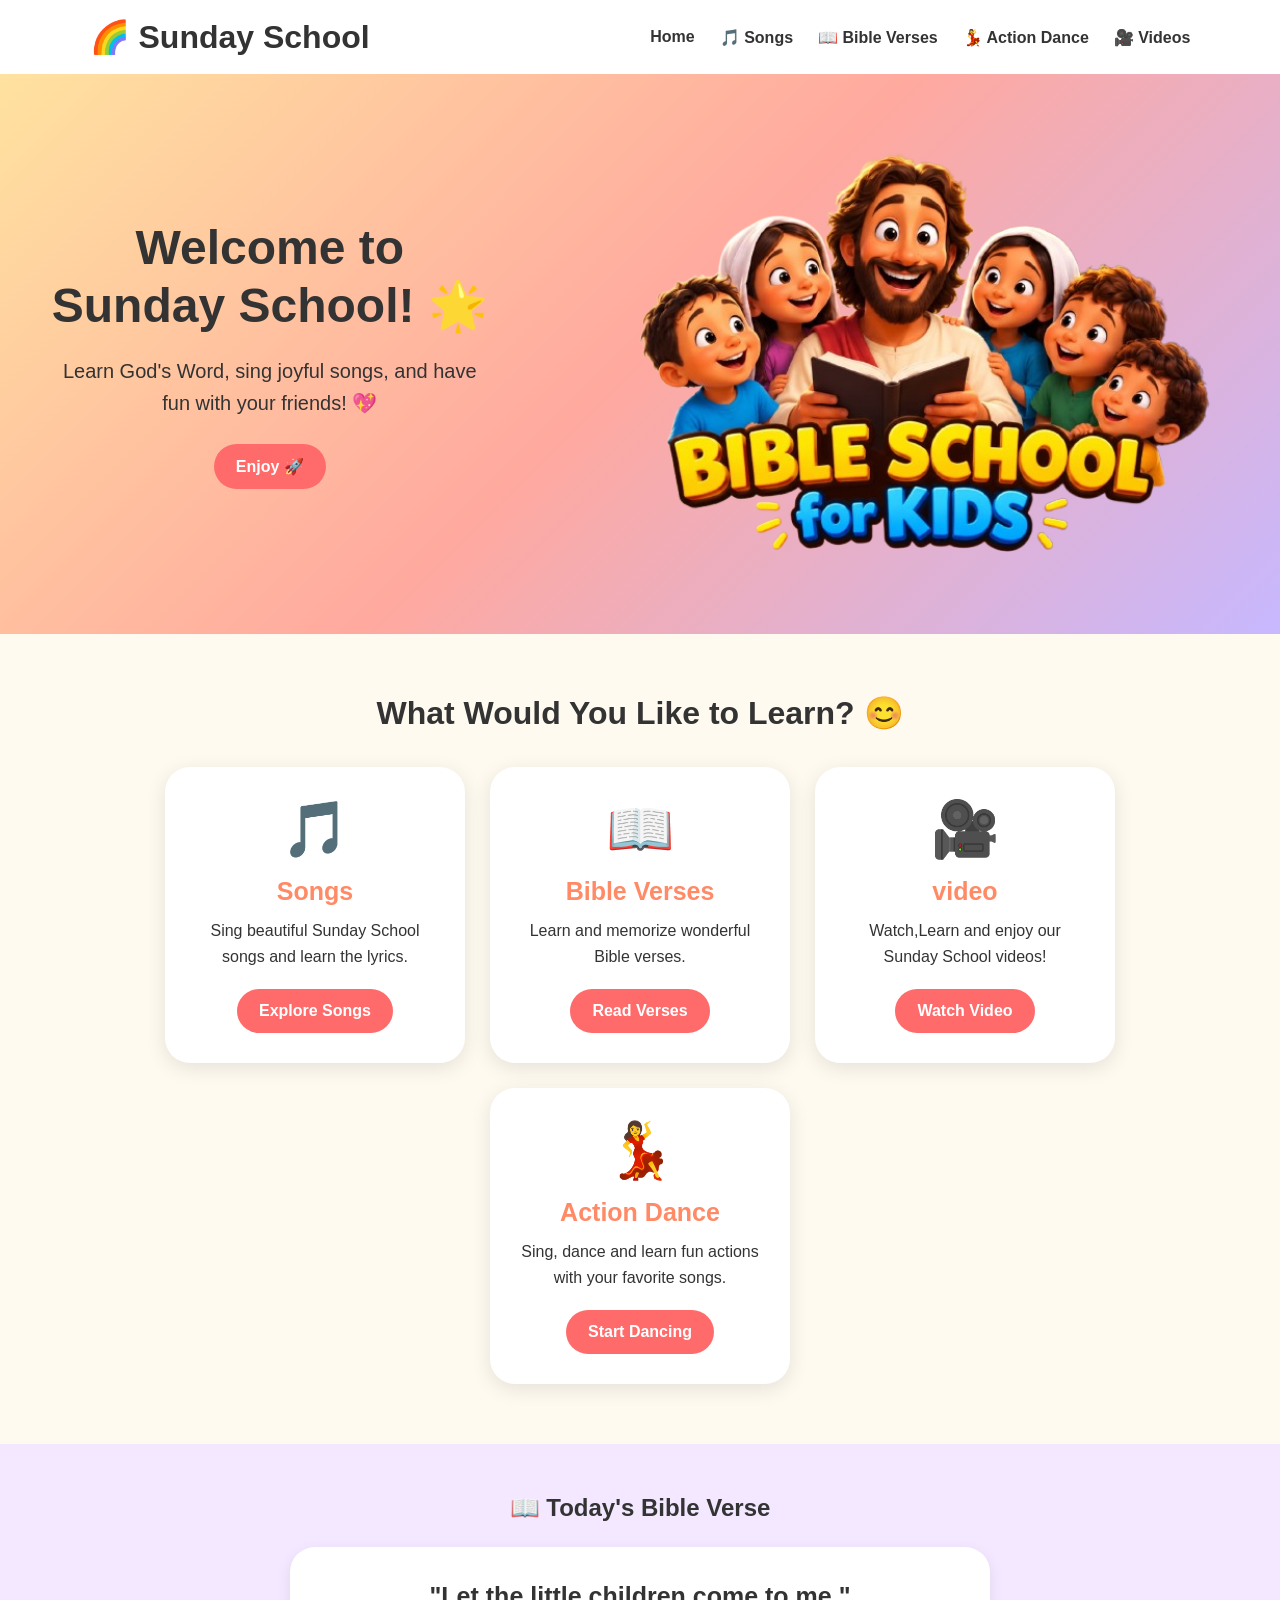
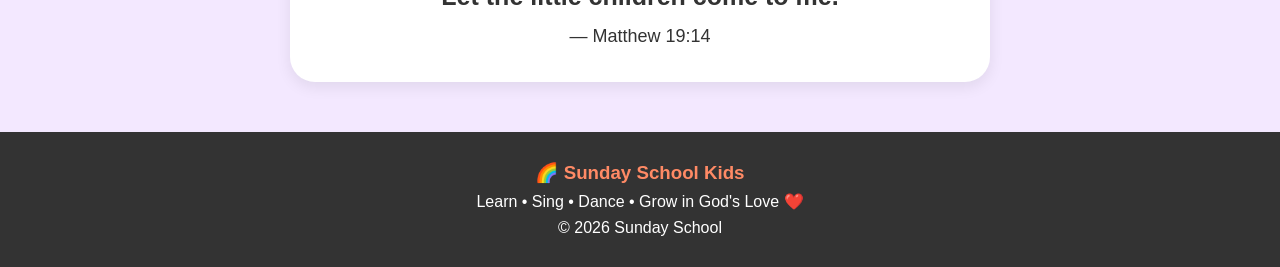
<file: index.html>
<!DOCTYPE html>
<html lang="en">

<head>

    <meta charset="UTF-8">

    <meta name="viewport"
          content="width=device-width, initial-scale=1.0">

    <title>Sunday School Kids</title>

    <link rel="stylesheet" href="style.css">

</head>


<body>


    <!-- =========================
         NAVIGATION
    ========================== -->

    <header>

        <div class="logo">
            <h1>🌈 Sunday School</h1>
        </div>

        <nav>

            <a href="index.html">
                Home
            </a>

            <a href="songs.html">
                🎵 Songs
            </a>

            <a href="verses.html">
                📖 Bible Verses
            </a>

            <a href="dance.html">
                💃 Action Dance
            </a>

            <a href="video.html">
                🎥 Videos
            </a>

        </nav>

    </header>


    <!-- =========================
         HERO SECTION
         TWO PARTS
    ========================== -->

    <section class="hero">


        <!-- =========================
             LEFT PART
             BACKGROUND + TEXT
        ========================== -->

        <div class="hero-left">

            <h1>
                Welcome to Sunday School! 🌟
            </h1>

            <p>
                Learn God's Word, sing joyful songs,
                and have fun with your friends! 💖
            </p>

            <button onclick="Enjoy()">
                Enjoy 🚀
            </button>

        </div>


        <!-- =========================
             RIGHT PART
             IMAGE
        ========================== -->

        <div class="hero-right">

            <img
                src="school.png"
                alt="Bible School for Kids">

        </div>


    </section>


    <!-- =========================
         MAIN FEATURES
    ========================== -->

    <section class="features">

        <h2>
            What Would You Like to Learn? 😊
        </h2>


        <div class="cards">


            <!-- =========================
                 SONGS
            ========================== -->

            <div class="card songs">

                <div class="icon">
                    🎵
                </div>

                <h3>
                    Songs
                </h3>

                <p>
                    Sing beautiful Sunday School songs
                    and learn the lyrics.
                </p>

                <button
                    onclick="window.location.href='songs.html'">

                    Explore Songs

                </button>

            </div>


            <!-- =========================
                 BIBLE VERSES
            ========================== -->

            <div class="card verses">

                <div class="icon">
                    📖
                </div>

                <h3>
                    Bible Verses
                </h3>

                <p>
                    Learn and memorize wonderful
                    Bible verses.
                </p>

                <button
                    onclick="window.location.href='verses.html'">

                    Read Verses

                </button>

            </div>

             <div class="card video">

                <div class="icon">🎥</div>

                <h3>video</h3>

                <p>
                  Watch,Learn and enjoy our Sunday School videos!
                </p>

                <button onclick="window.location.href='video.html'">
                    Watch Video
                </button>

            </div>


            <!-- =========================
                 ACTION DANCE
            ========================== -->

            <div class="card dance">

                <div class="icon">
                    💃
                </div>

                <h3>
                    Action Dance
                </h3>

                <p>
                    Sing, dance and learn fun actions
                    with your favorite songs.
                </p>

                <button
                    onclick="window.location.href='dance.html'">

                    Start Dancing

                </button>

            </div>
       

        </div>

    </section>


    <!-- =========================
         BIBLE VERSE
    ========================== -->

    <section class="verse-section">

        <h2>
            📖 Today's Bible Verse
        </h2>

        <div class="verse-card">

            <p class="verse">
                "Let the little children come to me."
            </p>

            <p class="reference">
                — Matthew 19:14
            </p>

        </div>

    </section>

    

           



    <!-- =========================
         FOOTER
    ========================== -->

    <footer>

        <h3>
            🌈 Sunday School Kids
        </h3>

        <p>
            Learn • Sing • Dance • Grow in God's Love ❤️
        </p>

        <p>
            © 2026 Sunday School
        </p>

    </footer>


    <!-- =========================
         JAVASCRIPT
    ========================== -->

    <script src="script.js"></script>


</body>

</html>
</file>
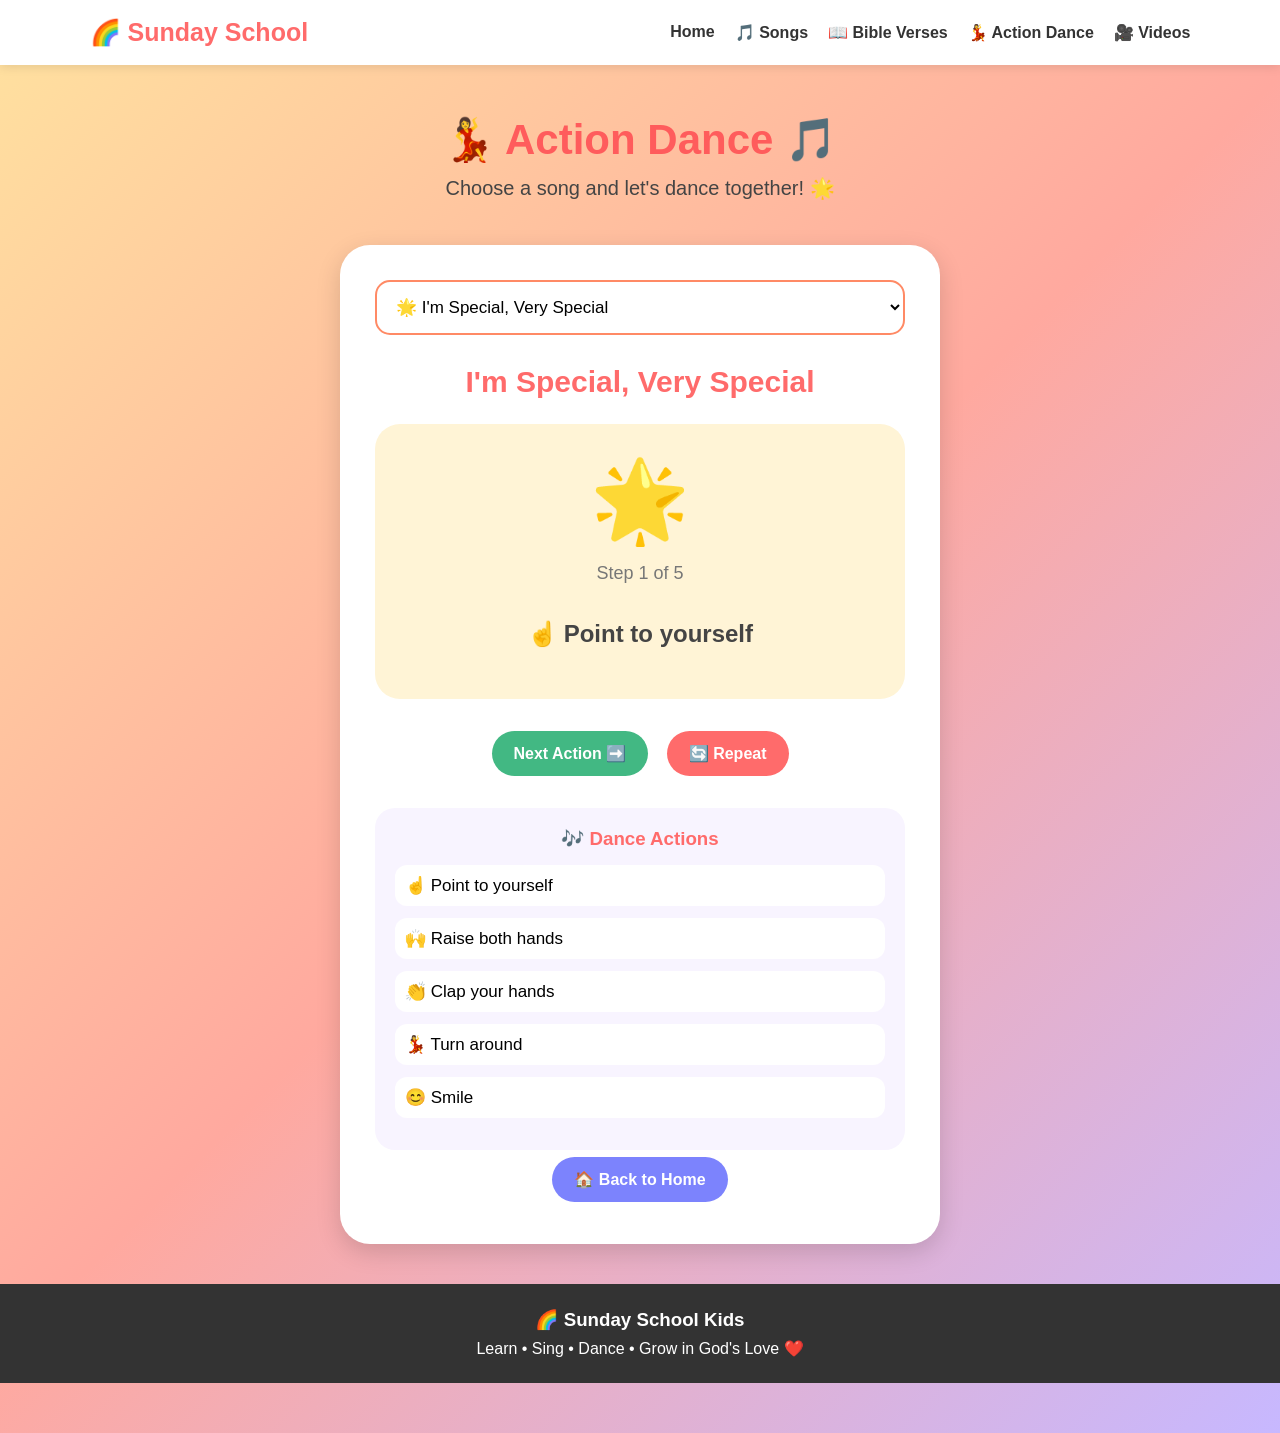
<file: dance.html>
<!DOCTYPE html>
<html lang="en">

<head>

    <meta charset="UTF-8">

    <meta name="viewport"
          content="width=device-width, initial-scale=1.0">

    <title>Sunday School Action Dance</title>

    <style>

        /* =========================
           GENERAL
        ========================= */

        * {
            margin: 0;
            padding: 0;
            box-sizing: border-box;
        }

        body {
            font-family: Arial, sans-serif;

            background: linear-gradient(
                135deg,
                #ffe29f,
                #ffa99f,
                #c7b8ff
            );

            min-height: 100vh;

            text-align: center;

            padding-bottom: 50px;
        }


        /* =========================
           NAVIGATION
        ========================= */

        header {
            background: white;

            padding: 18px 7%;

            display: flex;

            justify-content: space-between;

            align-items: center;

            box-shadow:
                0 2px 10px rgba(0, 0, 0, 0.1);
        }

        .logo {
            font-size: 25px;

            font-weight: bold;

            color: #ff6b6b;
        }

        nav {
            display: flex;

            gap: 20px;

            flex-wrap: wrap;

            justify-content: center;
        }

        nav a {
            text-decoration: none;

            color: #333;

            font-weight: bold;
        }

        nav a:hover {
            color: #ff6b6b;
        }


        /* =========================
           PAGE TITLE
        ========================= */

        .dance-header {
            padding: 50px 20px 25px;
        }

        .dance-header h1 {
            font-size: 42px;

            color: #ff5c5c;

            margin-bottom: 12px;
        }

        .dance-header p {
            font-size: 20px;

            color: #444;
        }


        /* =========================
           MAIN BOX
        ========================= */

        .dance-container {
            background: white;

            width: 600px;

            max-width: 92%;

            margin: 20px auto;

            padding: 35px;

            border-radius: 30px;

            box-shadow:
                0 8px 25px rgba(0, 0, 0, 0.15);
        }


        /* =========================
           SONG SELECT
        ========================= */

        select {
            width: 100%;

            padding: 15px;

            border: 2px solid #ff8a65;

            border-radius: 15px;

            font-size: 17px;

            margin-bottom: 30px;

            background: white;

            cursor: pointer;
        }


        /* =========================
           SONG TITLE
        ========================= */

        #songTitle {
            color: #ff6b6b;

            font-size: 30px;

            margin-bottom: 25px;
        }


        /* =========================
           ACTION BOX
        ========================= */

        .action-box {
            background: #fff4d6;

            border-radius: 25px;

            padding: 30px;

            margin-bottom: 25px;
        }


        .action-emoji {
            font-size: 80px;

            margin-bottom: 15px;

            display: inline-block;

            animation: dance 1s infinite;
        }


        /* =========================
           DANCE ANIMATION
        ========================= */

        @keyframes dance {

            0% {
                transform: rotate(-10deg)
                           translateY(0);
            }

            25% {
                transform: rotate(10deg)
                           translateY(-10px);
            }

            50% {
                transform: rotate(-10deg)
                           translateY(0);
            }

            75% {
                transform: rotate(10deg)
                           translateY(-10px);
            }

            100% {
                transform: rotate(-10deg)
                           translateY(0);
            }

        }


        /* =========================
           ACTION TEXT
        ========================= */

        #actionText {
            font-size: 24px;

            font-weight: bold;

            color: #444;

            min-height: 70px;

            display: flex;

            justify-content: center;

            align-items: center;
        }


        /* =========================
           BUTTONS
        ========================= */

        button {
            border: none;

            padding: 13px 22px;

            margin: 7px;

            border-radius: 25px;

            background: #ff6b6b;

            color: white;

            font-size: 16px;

            font-weight: bold;

            cursor: pointer;
        }

        button:hover {
            transform: scale(1.05);

            background: #ff5252;
        }


        .home-button {
            background: #7c83fd;
        }

        .next-button {
            background: #42b883;
        }


        /* =========================
           STEP NUMBER
        ========================= */

        #stepNumber {
            font-size: 18px;

            color: #777;

            margin-bottom: 15px;
        }


        /* =========================
           ACTION LIST
        ========================= */

        .actions-list {
            margin-top: 25px;

            text-align: left;

            background: #f8f4ff;

            padding: 20px;

            border-radius: 20px;
        }

        .actions-list h3 {
            color: #ff6b6b;

            margin-bottom: 15px;

            text-align: center;
        }

        .actions-list li {
            margin: 12px 0;

            font-size: 17px;

            list-style: none;

            padding: 10px;

            background: white;

            border-radius: 12px;
        }


        /* =========================
           FOOTER
        ========================= */

        footer {
            margin-top: 40px;

            background: #333;

            color: white;

            padding: 25px;
        }

        footer p {
            margin-top: 8px;
        }


        /* =========================
           MOBILE
        ========================= */

        @media (max-width: 768px) {

            header {
                flex-direction: column;

                gap: 15px;
            }

            nav {
                gap: 12px;
            }

            .dance-header h1 {
                font-size: 32px;
            }

            .dance-header p {
                font-size: 17px;
            }

            .dance-container {
                padding: 25px 18px;
            }

            #songTitle {
                font-size: 25px;
            }

            .action-emoji {
                font-size: 65px;
            }

            #actionText {
                font-size: 20px;
            }

        }

    </style>

</head>


<body>


    <!-- =========================
         NAVIGATION
    ========================== -->

    <header>

        <div class="logo">
            🌈 Sunday School
        </div>

        <nav>

            <a href="index.html">
                Home
            </a>

            <a href="songs.html">
                🎵 Songs
            </a>

            <a href="verses.html">
                📖 Bible Verses
            </a>

            <a href="dance.html">
                💃 Action Dance
            </a>

            <a href="video.html">
                🎥 Videos
            </a>

        </nav>

    </header>


    <!-- =========================
         TITLE
    ========================== -->

    <section class="dance-header">

        <h1>
            💃 Action Dance 🎵
        </h1>

        <p>
            Choose a song and let's dance together! 🌟
        </p>

    </section>


    <!-- =========================
         DANCE CONTAINER
    ========================== -->

    <div class="dance-container">


        <!-- SONG SELECT -->

        <select id="songSelect"
                onchange="changeSong()">

            <option value="0">
                🌟 I'm Special, Very Special
            </option>

            <option value="1">
                ❤️ Jesus Loves Me
            </option>

            <option value="2">
                💡 This Little Light of Mine
            </option>

            <option value="3">
                👏 If You're Happy and You Know It
            </option>

            <option value="4">
                🙌 My God Is So Big
            </option>

        </select>


        <!-- SONG TITLE -->

        <h2 id="songTitle">
            I'm Special, Very Special
        </h2>


        <!-- ACTION -->

        <div class="action-box">

            <div class="action-emoji"
                 id="actionEmoji">

                🌟

            </div>

            <div id="stepNumber">
                Step 1
            </div>

            <div id="actionText">
                Point to yourself ☝️
            </div>

        </div>


        <!-- BUTTONS -->

        <button class="next-button"
                onclick="nextAction()">

            Next Action ➡️

        </button>

        <button onclick="repeatAction()">

            🔄 Repeat

        </button>


        <!-- ALL ACTIONS -->

        <div class="actions-list">

            <h3>
                🎶 Dance Actions
            </h3>

            <ul id="actionsList">

                <li>☝️ Point to yourself</li>

                <li>🙌 Raise both hands</li>

                <li>👏 Clap your hands</li>

                <li>💃 Turn around</li>

                <li>😊 Smile</li>

            </ul>

        </div>


        <!-- HOME -->

        <button class="home-button"
                onclick="goHome()">

            🏠 Back to Home

        </button>


    </div>


    <!-- =========================
         FOOTER
    ========================== -->

    <footer>

        <h3>
            🌈 Sunday School Kids
        </h3>

        <p>
            Learn • Sing • Dance • Grow in God's Love ❤️
        </p>

    </footer>



    <!-- =========================
         JAVASCRIPT
    ========================== -->

    <script>

        /* =========================
           DANCE DATA
        ========================= */

        const danceSongs = [

            {
                title: "I'm Special, Very Special",
                emoji: "🌟",

                actions: [
                    "☝️ Point to yourself",
                    "🙌 Raise both hands",
                    "👏 Clap your hands",
                    "💃 Turn around",
                    "😊 Smile"
                ]
            },


            {
                title: "Jesus Loves Me",
                emoji: "❤️",

                actions: [
                    "❤️ Put your hands on your heart",
                    "☝️ Point upward",
                    "👏 Clap your hands",
                    "🙌 Raise both hands",
                    "💃 Move side to side"
                ]
            },


            {
                title: "This Little Light of Mine",
                emoji: "💡",

                actions: [
                    "☝️ Raise one finger",
                    "✨ Move your fingers",
                    "🙌 Raise both hands",
                    "👏 Clap your hands",
                    "💃 Dance side to side"
                ]
            },


            {
                title: "If You're Happy and You Know It",
                emoji: "👏",

                actions: [
                    "👏 Clap your hands",
                    "👣 Stomp your feet",
                    "🙌 Raise your hands",
                    "💃 Turn around",
                    "😊 Give a big smile"
                ]
            },


            {
                title: "My God Is So Big",
                emoji: "🙌",

                actions: [
                    "🙌 Raise both hands high",
                    "↔️ Stretch your arms wide",
                    "❤️ Put hands on your heart",
                    "👏 Clap your hands",
                    "💃 Dance with joy"
                ]
            }

        ];


        /* =========================
           CURRENT STEP
        ========================= */

        let currentSong = 0;

        let currentAction = 0;


        /* =========================
           CHANGE SONG
        ========================= */

        function changeSong() {

            const select =
                document.getElementById("songSelect");

            currentSong =
                Number(select.value);

            currentAction = 0;

            showAction();

        }


        /* =========================
           SHOW ACTION
        ========================= */

        function showAction() {

            const song =
                danceSongs[currentSong];

            const action =
                song.actions[currentAction];


            document.getElementById("songTitle")
                .innerText = song.title;


            document.getElementById("actionEmoji")
                .innerText = song.emoji;


            document.getElementById("actionText")
                .innerText = action;


            document.getElementById("stepNumber")
                .innerText =
                "Step " +
                (currentAction + 1) +
                " of " +
                song.actions.length;


            updateActionsList();

        }


        /* =========================
           NEXT ACTION
        ========================= */

        function nextAction() {

            const song =
                danceSongs[currentSong];

            currentAction++;

            if (
                currentAction >=
                song.actions.length
            ) {

                currentAction = 0;

            }

            showAction();

        }


        /* =========================
           REPEAT ACTION
        ========================= */

        function repeatAction() {

            const action =
                danceSongs[currentSong]
                .actions[currentAction];

            document.getElementById("actionText")
                .innerText = action;

        }


        /* =========================
           UPDATE ACTION LIST
        ========================= */

        function updateActionsList() {

            const list =
                document.getElementById("actionsList");

            list.innerHTML = "";

            const actions =
                danceSongs[currentSong].actions;


            actions.forEach(function(action) {

                const li =
                    document.createElement("li");

                li.innerText = action;

                list.appendChild(li);

            });

        }


        /* =========================
           GO HOME
        ========================= */

        function goHome() {

            window.location.href =
                "index.html";

        }


        /* =========================
           START
        ========================= */

        showAction();

    </script>


</body>

</html>
</file>
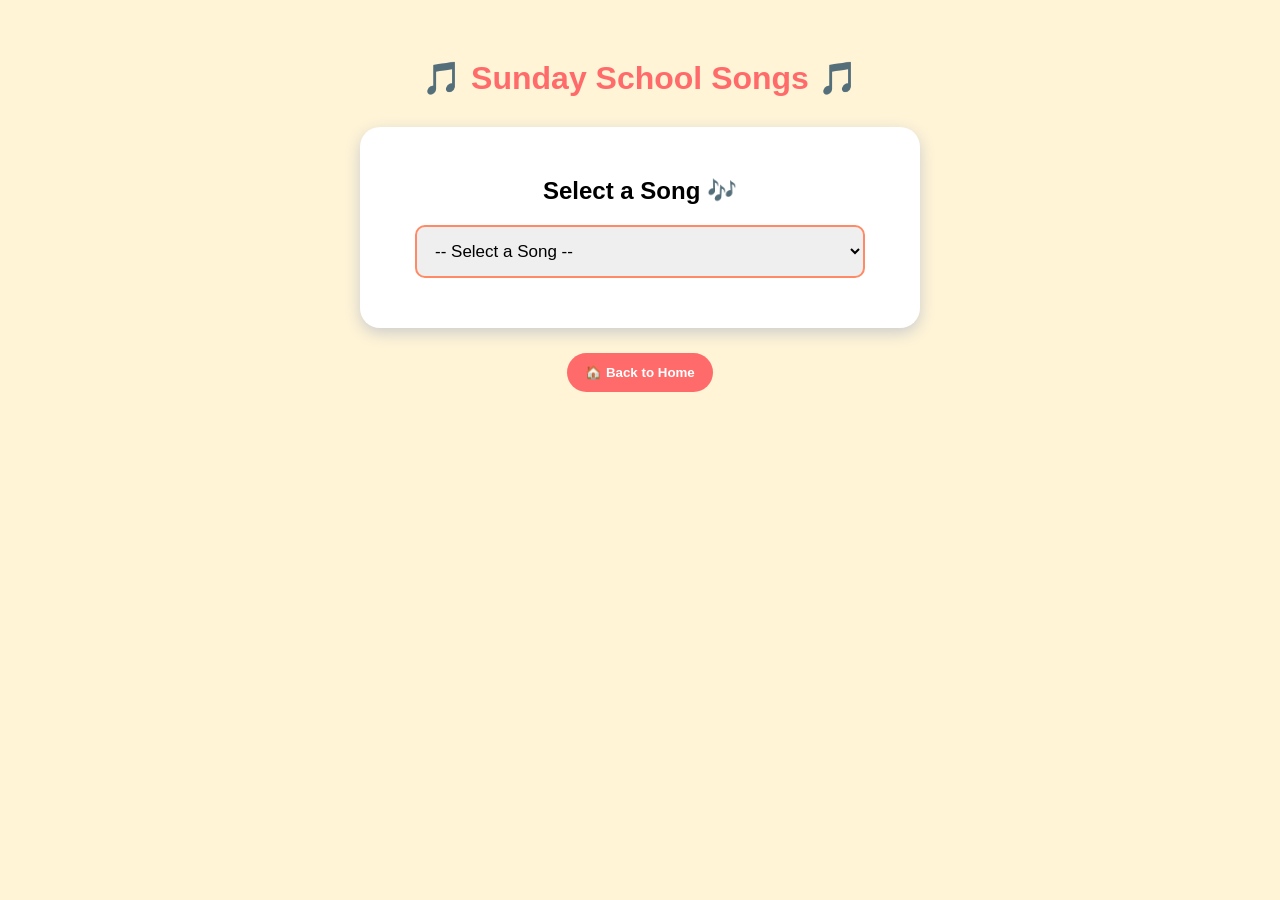
<file: songs.html>
<!DOCTYPE html>
<html lang="en">

<head>
    <meta charset="UTF-8">
    <meta name="viewport" content="width=device-width, initial-scale=1.0">

    <title>Sunday School Songs</title>

    <style>
        body {
            font-family: Arial, sans-serif;
            background-color: #fff4d6;
            text-align: center;
            padding: 30px;
        }

        h1 {
            color: #ff6b6b;
            margin-bottom: 30px;
        }

        .song-box {
            background-color: white;
            width: 500px;
            max-width: 90%;
            margin: 20px auto;
            padding: 30px;
            border-radius: 20px;
            box-shadow: 0 5px 15px #ccc;
        }

        select {
            width: 90%;
            padding: 14px;
            border: 2px solid #ff8a65;
            border-radius: 10px;
            font-size: 17px;
            margin-bottom: 20px;
        }

        .song {
            background-color: #fff;
            width: 500px;
            max-width: 90%;
            margin: 30px auto;
            padding: 25px;
            border-radius: 20px;
            box-shadow: 0 5px 15px #ccc;
        }

        .song h2 {
            color: #ff8a65;
            margin-bottom: 15px;
        }

        button {
            background-color: #ff6b6b;
            color: white;
            border: none;
            padding: 12px 18px;
            margin: 5px;
            border-radius: 20px;
            cursor: pointer;
            font-weight: bold;
        }

        button:hover {
            transform: scale(1.05);
        }

        #lyrics {
            display: none;
            background-color: white;
            max-width: 600px;
            margin: 20px auto;
            padding: 25px;
            border-radius: 20px;
            box-shadow: 0 5px 15px #ccc;
            text-align: left;
            line-height: 1.8;
        }

        #lyrics h3 {
            color: #ff8a65;
            text-align: center;
        }

        .home-button {
            margin-top: 20px;
        }
    </style>
</head>

<body>

    <h1>🎵 Sunday School Songs 🎵</h1>

    <div class="song-box">

        <h2>Select a Song 🎶</h2>

        <select id="songSelect" onchange="selectSong()">

            <option value="">
                -- Select a Song --
            </option>

        </select>

    </div>

    <div id="songContainer"></div>

    <div id="lyrics"></div>

    <div class="home-button">

        <button onclick="goHome()">
            🏠 Back to Home
        </button>

    </div>


    <script>

        const songs = [

            {
                title: "బలే బలే సంసోను బలమైన సంసోను",

                telugu: `బలే బలే సంసోను బలమైన సంసోను (×2)
కండలు తిరిగిన గొప్ప మనిషి బలమైన సంసోను (×2)

1. దవడ ఎముకతో వెయ్యి మందిని
ఫిలిష్తీయులను చంపెను చిత్తు చేశాను (×2)

150 నక్కలకు తోకలు ముడివేసేను
సింహపు నోటిని రెండుగా చీల్చెను (×2)

దేవుని బలమును బహుగా పొందెను
శత్రువుల కంటికి భయంకరుడు ఆయేను (×2)`,

                youtube: "https://youtu.be/KsnaeelYLGs?si=nkPUKLJxMyWXHvWV/"
            },


            {
                title: "అమెరికా వెళ్లాలంటే — ఏరోప్లేన్ లో వెళ్లాలి",

                telugu: `అమెరికా వెళ్లాలంటే — ఏరోప్లేన్ లో వెళ్లాలి
అండమాన్ వెళ్లాలంటే — షిప్ లోనే వెళ్లాలి
ఇండియా వెళ్లాలంటే — ట్రైన్ లోనే వెళ్ళాలి

పరలోకం వెళ్లాలంటే…
నీవు పరలోకం వెళ్లాలంటే…

ఒక్కటే మార్గం… మార్గం!
ఆ మార్గమే — యేసయ్య! ✝️

ఒక్కటే మార్గం… మార్గం!
ఆ మార్గమే — యేసయ్య!`,

                youtube: "https://youtu.be/Xwq7DCNrmb0?si=iASXt73VA-kryMP8/"
            },


            {
                title: "యేసుని ప్రేమ బహు కమ్మనైనది",

                telugu: `యేసుని ప్రేమ బహు కమ్మనైనది
జీవాహారం మధురాతి మధురమే

భలే భలే గుందిలే
తెనేకంటే తియ్యగా

1. ఐదు రొట్టెలు రెండు చేపలు
ఐదువేలు తిన్నారు
ఆహా ఓహో అన్నారు /భలే/

2. కానా పెళ్ళిలో నీళ్ళను మార్చాడు
ద్రాక్షా రసమును తాగి
ఆహా ఓహో అన్నారు
/భలే/`,

                youtube:"https://youtu.be/pnSIL_7liE4?si=K-wyJreoTGEw-zq9/"
            },


            {
                title: "సునో సునో సుంకరి ప్రార్థన",


                telugu: `సునో సునో సుంకరి ప్రార్థన
సునో ునోసుంకరి ప్రార్థన                
దేఖో దేఖో దీన ప్రార్థన
తగ్గించుకున్న ఈ ప్రార్థన
దేవునికి ఇష్టమైన ప్రార్థన

కన్నులెత్తి ఆకాశంబు వైపు
చూడ ధైర్యము చాలలేదు

పాపినైన నన్ను కనికరింపుమని
సుంకరి ప్రార్థించెను`,

                youtube: "https://youtu.be/pb-L3_ZPWh8?si=pZkeB8_Vvxdk_f7v/"
            },


            {
                title: "ఓ దేవా మన్నే తీసి",

                telugu: `ఓ దేవా మన్నే తీసి
చక్కనైన నిన్నే చూసి
ముచ్చటగా నన్నే చేసావా...

నీ రూపం నా కిచ్చుటయే
గొప్పగా ఉన్నదయ

జీవాత్మా నాలో నింపగానే
జీవిగా నైతినయ...

భల్లే... భల్లే... భలేగా చేసావు
భల్లే... భల్లే... భలేగా

హల్లెలూయ నీకే చేస్తాను
భల్లే... భల్లే... భలేగా

హల్లెలూయ నీకే చేస్తాను`,

                youtube: "https://youtu.be/UWPWaCunMAo?si=6QyKlEepFeJTcIuq/"
            },


            {
                title: "దిన్నా దిన్ దిన్న తానానా",

                telugu: `దిన్నా దిన్ దిన్న తానానా (2)

అడ్డంకులు వచ్చెనని
స్నేహమాగిపోలేదు

దిన్నా దిన్ దిన్న తానానా

పక్షవాతి రోగియని
చేయి విడువలేదు

దిన్నా దిన్ దిన్న తానానా

భలే భలేగుంది
భలేగుంది caring friendship

నాకు లైకు ఆయే
లైకు ఆయే
సూరరో friendship (2)

1. ఇంటి మీదికెక్కారు one by one
One by one

పెంకులు విప్పారు one by one
One by one

పరుపును త్రాళ్లతో కట్టారు
యేసు ఎదుట దింపారు (2)

భలే`,

                youtube: "https://youtu.be/10W8rLkWu2Q?si=7jFciqVWV7CXYWBu/"
            },


            {
                title: "దారి చూపిస్తాడురా... దేవుడు దారి చూపిస్తాడురా",

                telugu: `దారి చూపిస్తాడురా...
దేవుడు దారి చూపిస్తాడురా (2)

ముందుకి, వెనకకి,
లెఫ్టుకి, రైటుకి,
దారి చూపిస్తాడురా (2)

అరె...రెయ్...
దారి చూపిస్తాడురా
దేవుడు దారి చూపిస్తాడురా

1. ముందు సముద్రమునను
వెనుక శత్రువులునను (2)

సముద్రాన్ని... సముద్రాన్ని...
ఏంటి... సముద్రాన్ని తెరిచాడురా...

దేవుడు శత్రువును ఓడించేరా..
అరె.. (2) దారి

2. తిండి లేకపోయినా
నూనె ఖతం అయినను (2)

అద్భుతముగా.. ఆహా..
అద్భుతముగా.. ఓహో...

అద్భుతముగా రొట్టెలయెరా..
ఆ రొట్టెలు తక్కువ ఎప్పుడు కాలేదురా..

అరె (2) దారి

3. సింహాల బోనులో
దానియేలును వేసినా (2)

సింహాల అమ్మో!
సింహాల బాబోయ్!

సింహాల నోరు మూసెరా
దేవుడు

రాజు సైతం షాక్ అయ్యెరా (2) దారి`,

                youtube: "https://youtu.be/8yvX-yxncz4?si=rQY8NQCeN0S_upyd/"
            },


            {
                title: "ఇశ్రాయేలు చిన్నది ఎంతో చక్కగా ఉన్నది",

                telugu: `ఇశ్రాయేలు చిన్నది
ఎంతో చక్కగా ఉన్నది

చెరగోనిపోయినా వారి ఇంట
కొరత తీర్చ గోరి ఉన్నది

కోపముంచకా వారి పైన
శుభవార్త చెప్పి ఉన్నది

1. నమ్మినా నయమాను వెళ్ళాడు
దైవజనుని మాటకు కోపగించాడు

పని వారి మాటకు లోబడియున్నాడు
యొర్దానులో ఏడుమార్లు మునిగాడు

కుష్టి పోయి బాగుపడి
దేవుని నమ్మి వెళ్ళాడు

2. చిన్ని చిన్ని తమ్ముడా
చిట్టి చిట్టి చెల్లెలా

ఇశ్రాయేలు చిన్నదాని వలెనే
యేసు వార్త చాటి చెప్పవా`,

                youtube: "https://youtu.be/ep72-UVgVsk?si=aBnwH4YeIrTYojMJ/"
            },


            {
                title: "కలిసి వచ్చిరి నడుం కట్టిరి",

                telugu: `కలిసి వచ్చిరి నడుం కట్టిరి
నెహేమ్య వెంట నడిచి వచ్చిరి (2)

గోడ కట్టువారు
హోయిరబ్బ హోయిరబ్బ

బండలెత్తు వారు
హోయిరబ్బ హోయిరబ్బ (2)

భలె భలె భలె హోయిరబ్బ
కత్తి పట్టి గోడ కట్టినారబ్బ (2)

యెహోవ మన పక్షమున
యుద్ధము చేయుననుచు (2)

పాడైపోయిన యెరుషలేమును
ప్రారంభించి కట్టెను నెహేమ్యా (2)`,

                youtube: "https://youtu.be/5N24afwP7hw?si=CMmHRIq3tK6CarUs/"
            },


            {
                title: "మేడి చెట్టు పైకి ఎవ్వరెక్కారు?",

                telugu: `మేడి చెట్టు పైకి ఎవ్వరెక్కారు?
మేడి చెట్టు పైకి ఎందుకెక్కారు?

మేడి చెట్టు పైకి జక్కయ్యెక్కాడు
యేసు ఎవరో చూడాలని చెట్టు ఎక్కాడు.

2. మేడి చెట్టు కింద ఎవ్వరాగారు?
చెట్టు దిగిన జక్కయ్య ఏమి చేసాడు?

మేడి చెట్టు క్రింద రక్షకుడాగాడు
యేసును జక్కయ్య ఇంట చేర్చుకున్నాడు.

ఓ తమ్ముడా! ఓ చెల్లెలా!
యేసుని నీవు చేర్చుకుంటావా?
నీ హృదయములో స్థానమిస్తావా?`,

                youtube: "https://youtu.be/cwXKhfdItGA?si=pNOzSm-4mRErai7j/"
            },


            {
                title: "అబేద్నగో, షడ్రకు, మెషెకు",

                telugu: `అబేద్నగో, షడ్రకు, మెషెకు
వచ్చిపడెనే పెద్ద చిక్కు (2)

రాజు ప్రతిమకు మ్రొక్కమంటూ
సాతాను ప్లే చేసె ట్రిక్కు (2)

అబేద్నగో, షడ్రకు, మెషెకు
వచ్చిపడెనే పెద్ద చిక్కు

1. ఏడంతలు వేడిని పెంచిన
అగ్నిలో మమ్మును కాల్చిన (2)

నీ ప్రతిమంటే మాకులేదు లెక్క
మ్రొక్కమంటు చెప్పినారు ఎంచక్కా (2)

అబేద్నగో, షడ్రకు, మెషెకు
సాతానుకు పెట్టినారు చెక్కు (2)`,

                youtube: "https://youtu.be/4RDAN2PzhEI?si=aL6eYDQodfP9bxGr/"
            },


            {
                title: "చిట్టి పొట్టి పాపను నేను",

                telugu: `చిట్టి పొట్టి పాపను నేను
చిన్నారి పాపను నేను (2)

యేసయ్యా నిన్ను చూడాలని
నాకున్న చిన్ని ఆశ

యేసయ్యా నిన్ను చేరాలని
నాకున్న చిన్ని ఆశ

||చిట్టి||

నీ సన్నిధిలోనే ఉండాలని
నాకున్న చిన్ని ఆశ

నీ సన్నిధిలో పాట పాడాలని
నాకున్న చిన్ని ఆశ

||చిట్టి||

నీకై నేను జీవించాలని
నాకున్న చిన్ని ఆశ

నిన్నే నేను సేవించాలని
నాకున్న చిన్ని ఆశ

||చిట్టి||`,

                youtube: "https://youtu.be/M0D6EgZXr0U?si=WOqnz0VwwyPWbe2w/"
            }

        ];


        const songSelect = document.getElementById("songSelect");


        songs.forEach((song, index) => {

            const option = document.createElement("option");

            option.value = index;

            option.textContent = song.title;

            songSelect.appendChild(option);

        });


        function selectSong() {

            const index = songSelect.value;

            if (index === "") {

                document.getElementById("songContainer").innerHTML = "";

                document.getElementById("lyrics").style.display = "none";

                return;
            }

            const song = songs[index];

            document.getElementById("songContainer").innerHTML = `

                <div class="song">

                    <h2>
                        🎵 ${song.title}
                    </h2>

                    <p>
                        Telugu Song
                    </p>

                    <br>

                    <button onclick="showLyrics(${index})">
                        📖 View Lyrics
                    </button>

                    <button onclick="openYouTube(${index})">
                        ▶️ YouTube
                    </button>

                </div>
            `;

            document.getElementById("lyrics").style.display = "none";
        }


        function showLyrics(index) {

            const song = songs[index];

            const lyrics = document.getElementById("lyrics");

            lyrics.style.display = "block";

            lyrics.innerHTML = `

                <h3>
                    🎵 ${song.title}
                </h3>

                <h3>
                    🇮🇳 Telugu
                </h3>

                <p>
                    ${song.telugu.replace(/\n/g, "<br>")}
                </p>

            `;
        }


        function openYouTube(index) {

            const song = songs[index];

            window.open(song.youtube, "_blank");
        }


        function goHome() {

            window.location.href = "index.html";
        }

    </script>

</body>

</html>
</file>
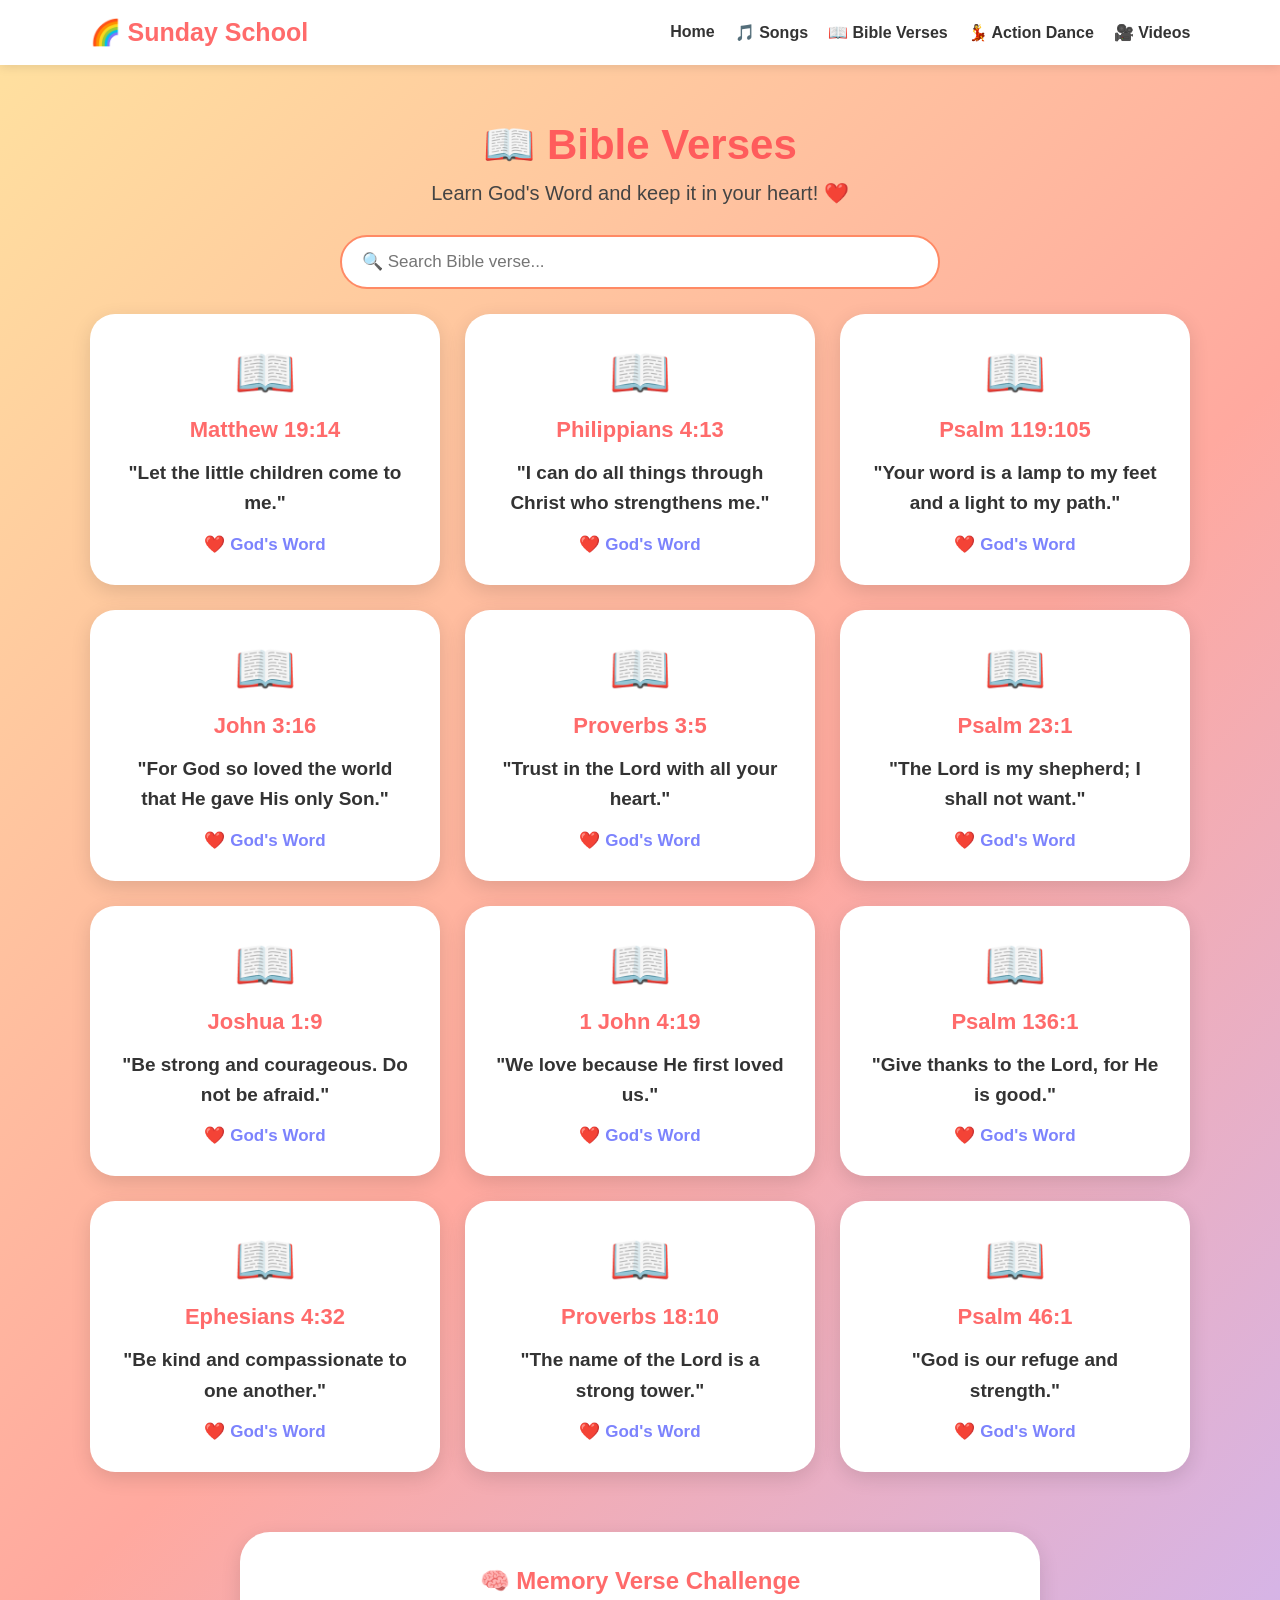
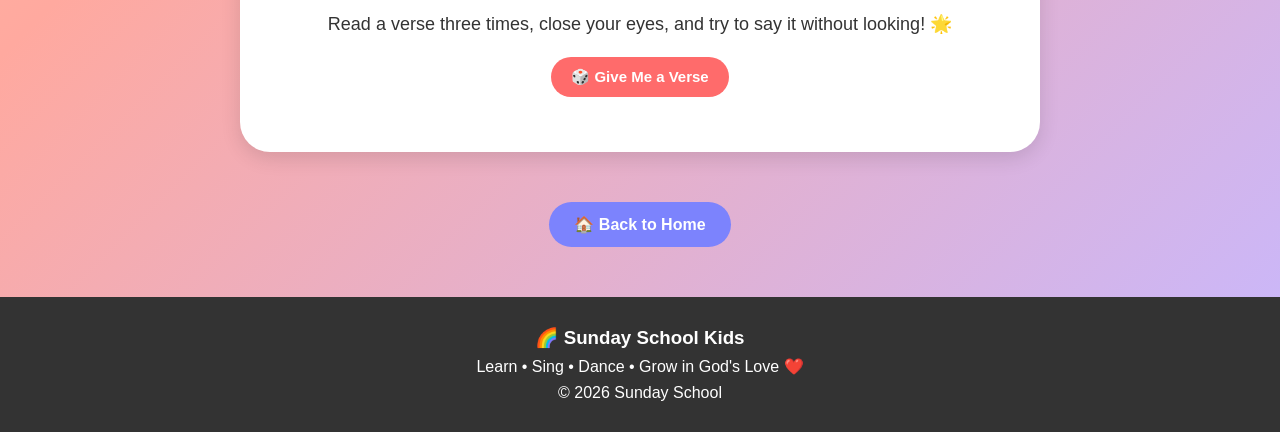
<file: verses.html>
<!DOCTYPE html>
<html lang="en">

<head>

    <meta charset="UTF-8">

    <meta name="viewport"
          content="width=device-width, initial-scale=1.0">

    <title>Sunday School Bible Verses</title>

    <style>

        /* =========================
           GENERAL
        ========================= */

        * {
            margin: 0;
            padding: 0;
            box-sizing: border-box;
        }

        body {
            font-family: Arial, sans-serif;

            background: linear-gradient(
                135deg,
                #ffe29f,
                #ffa99f,
                #c7b8ff
            );

            min-height: 100vh;

            color: #333;
        }


        /* =========================
           NAVIGATION
        ========================= */

        header {
            background: white;

            padding: 18px 7%;

            display: flex;

            justify-content: space-between;

            align-items: center;

            box-shadow:
                0 2px 10px rgba(0, 0, 0, 0.1);
        }

        .logo {
            font-size: 25px;

            font-weight: bold;

            color: #ff6b6b;
        }

        nav {
            display: flex;

            gap: 20px;

            flex-wrap: wrap;

            justify-content: center;
        }

        nav a {
            text-decoration: none;

            color: #333;

            font-weight: bold;
        }

        nav a:hover {
            color: #ff6b6b;
        }


        /* =========================
           HEADER
        ========================= */

        .verse-header {
            text-align: center;

            padding: 55px 20px 30px;
        }

        .verse-header h1 {
            font-size: 42px;

            color: #ff5c5c;

            margin-bottom: 12px;
        }

        .verse-header p {
            font-size: 20px;

            color: #444;
        }


        /* =========================
           SEARCH
        ========================= */

        .search-box {
            text-align: center;

            margin-bottom: 25px;
        }

        .search-box input {
            width: 85%;

            max-width: 600px;

            padding: 15px 20px;

            border: 2px solid #ff8a65;

            border-radius: 30px;

            font-size: 17px;

            outline: none;
        }

        .search-box input:focus {
            border-color: #ff5c5c;
        }


        /* =========================
           VERSES CONTAINER
        ========================= */

        .verses-container {
            width: 90%;

            max-width: 1100px;

            margin: 0 auto 60px;

            display: grid;

            grid-template-columns:
                repeat(auto-fit, minmax(280px, 1fr));

            gap: 25px;
        }


        /* =========================
           VERSE CARD
        ========================= */

        .verse-card {
            background: white;

            padding: 30px;

            border-radius: 25px;

            text-align: center;

            box-shadow:
                0 6px 20px rgba(0, 0, 0, 0.12);

            transition: 0.3s;
        }

        .verse-card:hover {
            transform: translateY(-7px);
        }

        .verse-icon {
            font-size: 50px;

            margin-bottom: 15px;
        }

        .verse-card h2 {
            color: #ff6b6b;

            font-size: 22px;

            margin-bottom: 15px;
        }

        .verse-text {
            font-size: 19px;

            line-height: 1.6;

            margin-bottom: 15px;

            font-weight: bold;
        }

        .reference {
            color: #7c83fd;

            font-size: 17px;

            font-weight: bold;
        }


        /* =========================
           BUTTON
        ========================= */

        .learn-button {
            border: none;

            padding: 11px 20px;

            margin-top: 18px;

            border-radius: 25px;

            background: #ff6b6b;

            color: white;

            font-size: 15px;

            font-weight: bold;

            cursor: pointer;
        }

        .learn-button:hover {
            transform: scale(1.05);
        }


        /* =========================
           MEMORY BOX
        ========================= */

        .memory-section {
            width: 90%;

            max-width: 800px;

            margin: 0 auto 50px;

            background: white;

            padding: 35px;

            border-radius: 30px;

            text-align: center;

            box-shadow:
                0 6px 20px rgba(0, 0, 0, 0.12);
        }

        .memory-section h2 {
            color: #ff6b6b;

            margin-bottom: 15px;
        }

        .memory-section p {
            font-size: 18px;

            line-height: 1.6;
        }


        /* =========================
           HOME BUTTON
        ========================= */

        .home-button {
            display: block;

            margin: 0 auto 50px;

            border: none;

            padding: 13px 25px;

            border-radius: 25px;

            background: #7c83fd;

            color: white;

            font-size: 16px;

            font-weight: bold;

            cursor: pointer;
        }

        .home-button:hover {
            transform: scale(1.05);
        }


        /* =========================
           FOOTER
        ========================= */

        footer {
            text-align: center;

            padding: 30px;

            background: #333;

            color: white;
        }

        footer p {
            margin-top: 8px;
        }


        /* =========================
           MOBILE
        ========================= */

        @media (max-width: 768px) {

            header {
                flex-direction: column;

                gap: 15px;
            }

            nav {
                gap: 12px;
            }

            .verse-header h1 {
                font-size: 32px;
            }

            .verse-header p {
                font-size: 17px;
            }

            .verse-card {
                padding: 25px 20px;
            }

        }

    </style>

</head>


<body>


    <!-- =========================
         NAVIGATION
    ========================== -->

    <header>

        <div class="logo">
            🌈 Sunday School
        </div>

        <nav>

            <a href="index.html">
                Home
            </a>

            <a href="songs.html">
                🎵 Songs
            </a>

            <a href="verses.html">
                📖 Bible Verses
            </a>

            <a href="dance.html">
                💃 Action Dance
            </a>

            <a href="video.html">
                🎥 Videos
            </a>

        </nav>

    </header>


    <!-- =========================
         PAGE HEADER
    ========================== -->

    <section class="verse-header">

        <h1>
            📖 Bible Verses
        </h1>

        <p>
            Learn God's Word and keep it in your heart! ❤️
        </p>

    </section>


    <!-- =========================
         SEARCH
    ========================== -->

    <div class="search-box">

        <input
            type="text"
            id="searchInput"
            placeholder="🔍 Search Bible verse..."
            onkeyup="searchVerses()">

    </div>


    <!-- =========================
         VERSES
    ========================== -->

    <section class="verses-container"
             id="versesContainer">
    </section>


    <!-- =========================
         MEMORY SECTION
    ========================== -->

    <section class="memory-section">

        <h2>
            🧠 Memory Verse Challenge
        </h2>

        <p>
            Read a verse three times, close your eyes,
            and try to say it without looking! 🌟
        </p>

        <button
            class="learn-button"
            onclick="randomVerse()">

            🎲 Give Me a Verse

        </button>

        <p
            id="randomVerse"
            style="margin-top:20px;">
        </p>

    </section>


    <!-- =========================
         HOME BUTTON
    ========================== -->

    <button
        class="home-button"
        onclick="goHome()">

        🏠 Back to Home

    </button>


    <!-- =========================
         FOOTER
    ========================== -->

    <footer>

        <h3>
            🌈 Sunday School Kids
        </h3>

        <p>
            Learn • Sing • Dance • Grow in God's Love ❤️
        </p>

        <p>
            © 2026 Sunday School
        </p>

    </footer>


    <!-- =========================
         JAVASCRIPT
    ========================== -->

    <script>

        /* =========================
           BIBLE VERSE DATA
        ========================= */

        const verses = [

            {
                reference: "Matthew 19:14",
                text: "Let the little children come to me."
            },

            {
                reference: "Philippians 4:13",
                text: "I can do all things through Christ who strengthens me."
            },

            {
                reference: "Psalm 119:105",
                text: "Your word is a lamp to my feet and a light to my path."
            },

            {
                reference: "John 3:16",
                text: "For God so loved the world that He gave His only Son."
            },

            {
                reference: "Proverbs 3:5",
                text: "Trust in the Lord with all your heart."
            },

            {
                reference: "Psalm 23:1",
                text: "The Lord is my shepherd; I shall not want."
            },

            {
                reference: "Joshua 1:9",
                text: "Be strong and courageous. Do not be afraid."
            },

            {
                reference: "1 John 4:19",
                text: "We love because He first loved us."
            },

            {
                reference: "Psalm 136:1",
                text: "Give thanks to the Lord, for He is good."
            },

            {
                reference: "Ephesians 4:32",
                text: "Be kind and compassionate to one another."
            },

            {
                reference: "Proverbs 18:10",
                text: "The name of the Lord is a strong tower."
            },

            {
                reference: "Psalm 46:1",
                text: "God is our refuge and strength."
            }

        ];


        /* =========================
           DISPLAY VERSES
        ========================= */

        function displayVerses(list) {

            const container =
                document.getElementById(
                    "versesContainer"
                );

            container.innerHTML = "";


            if (list.length === 0) {

                container.innerHTML = `
                    <div class="verse-card">
                        <div class="verse-icon">
                            🔍
                        </div>

                        <h2>
                            No verse found
                        </h2>

                        <p class="verse-text">
                            Try searching for another verse.
                        </p>
                    </div>
                `;

                return;
            }


            list.forEach(function(verse) {

                const card =
                    document.createElement("div");

                card.className = "verse-card";


                card.innerHTML = `

                    <div class="verse-icon">
                        📖
                    </div>

                    <h2>
                        ${verse.reference}
                    </h2>

                    <p class="verse-text">
                        "${verse.text}"
                    </p>

                    <p class="reference">
                        ❤️ God's Word
                    </p>

                `;


                container.appendChild(card);

            });

        }


        /* =========================
           SEARCH VERSES
        ========================= */

        function searchVerses() {

            const search =
                document
                .getElementById("searchInput")
                .value
                .toLowerCase();


            const filtered =
                verses.filter(function(verse) {

                    return (
                        verse.text
                            .toLowerCase()
                            .includes(search)

                        ||

                        verse.reference
                            .toLowerCase()
                            .includes(search)
                    );

                });


            displayVerses(filtered);

        }


        /* =========================
           RANDOM VERSE
        ========================= */

        function randomVerse() {

            const randomIndex =
                Math.floor(
                    Math.random() * verses.length
                );


            const verse =
                verses[randomIndex];


            document
                .getElementById("randomVerse")
                .innerHTML =

                `📖 "${verse.text}"<br><br>
                 <strong>— ${verse.reference}</strong>`;

        }


        /* =========================
           GO HOME
        ========================= */

        function goHome() {

            window.location.href =
                "index.html";

        }


        /* =========================
           LOAD VERSES
        ========================= */

        displayVerses(verses);

    </script>


</body>

</html>
</file>
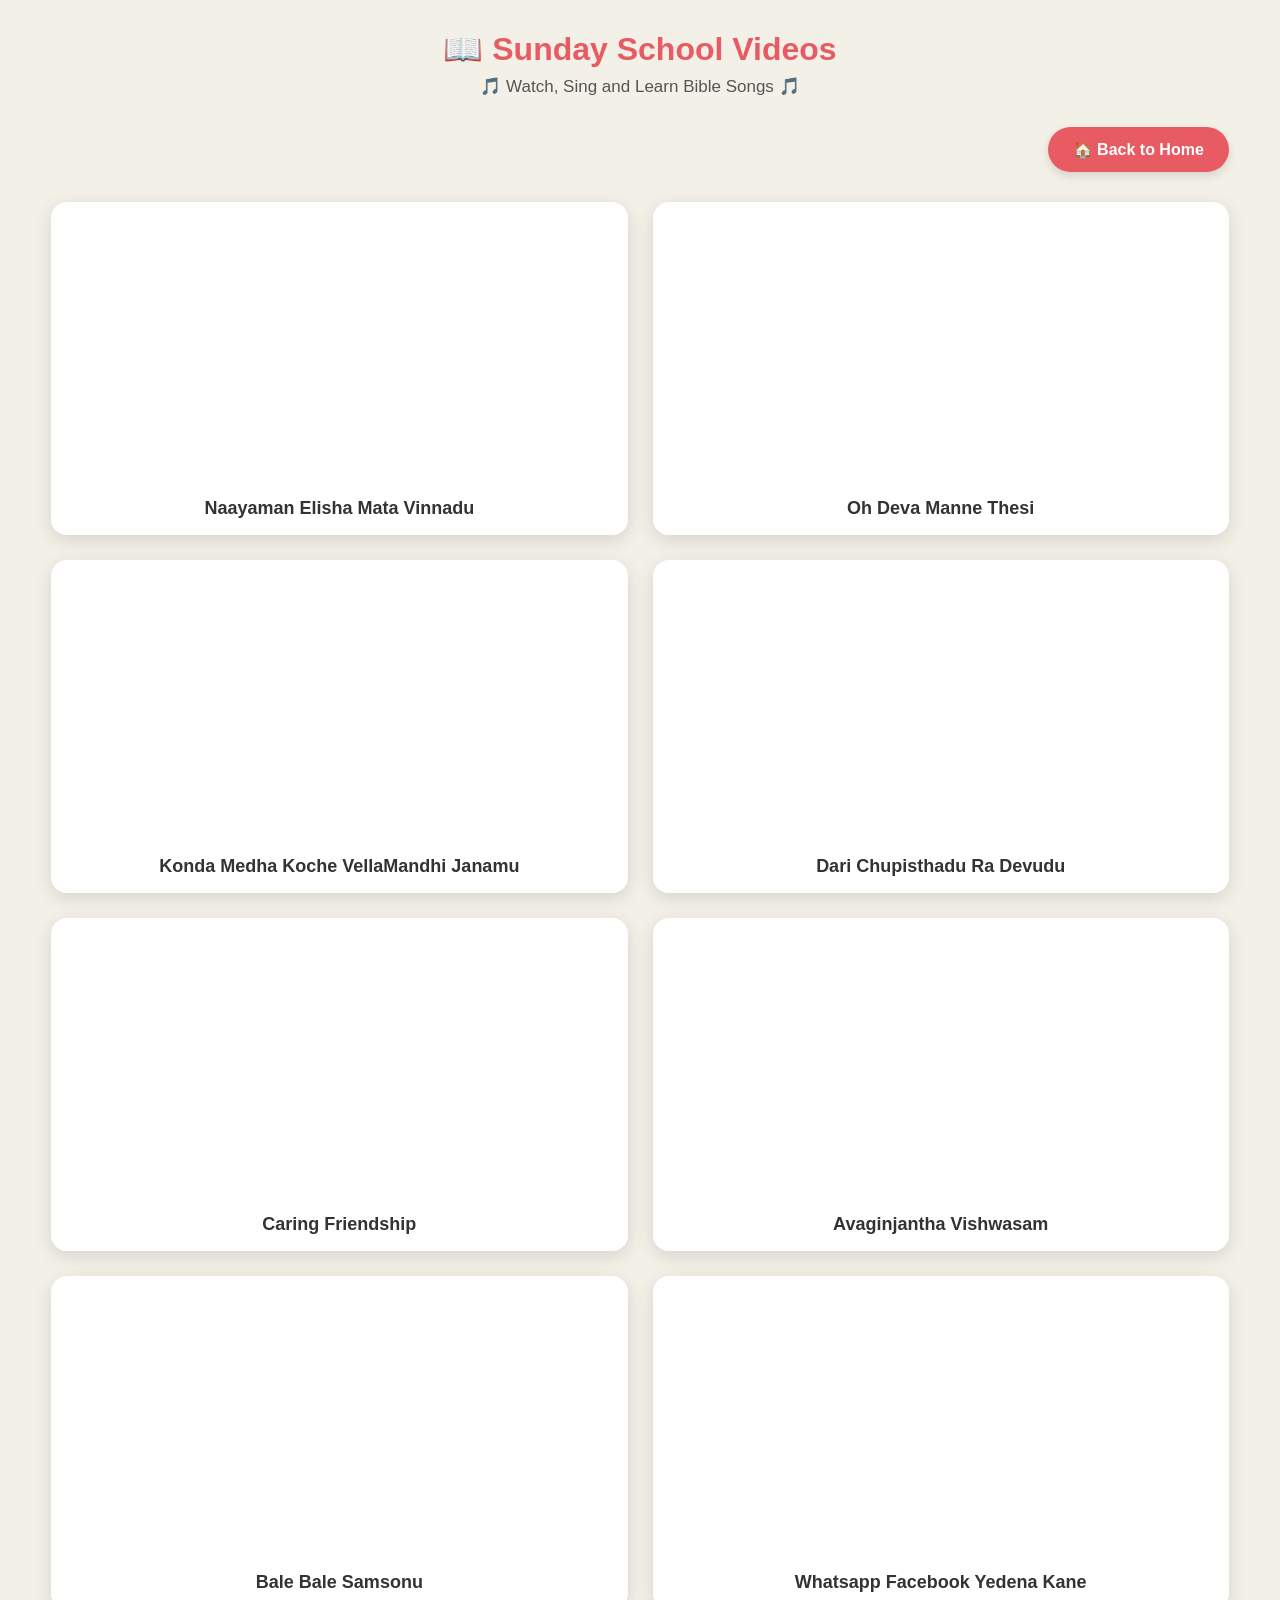
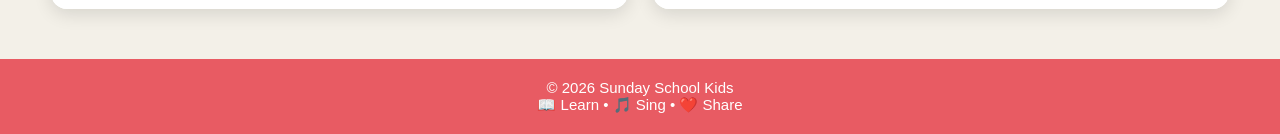
<file: video.html>
<!DOCTYPE html>
<html lang="en">

<head>
    <meta charset="UTF-8">
    <meta name="viewport" content="width=device-width, initial-scale=1.0">

    <title>Sunday School Videos</title>

    <style>

        * {
            margin: 0;
            padding: 0;
            box-sizing: border-box;
        }

        /* =========================
           PAGE BACKGROUND
        ========================= */

        body {
            font-family: Arial, sans-serif;

            /* Light cream background like your project */
            background: #f3f0e8;

            color: #333;

            min-height: 100vh;
        }


        /* =========================
           HEADER
        ========================= */

        header {
            background: #f3f0e8;

            color: #e85b63;

            padding: 30px 20px 20px;

            text-align: center;
        }

        header h1 {
            font-size: 32px;

            margin-bottom: 8px;
        }

        header p {
            font-size: 17px;

            color: #555;
        }


        /* =========================
           BACK TO HOME BUTTON
        ========================= */

        .home-button-container {
            width: 92%;
            max-width: 1200px;

            margin: 10px auto 25px;

            text-align: right;
        }

        .home-button {
            display: inline-block;

            padding: 13px 25px;

            background: #e85b63;

            color: white;

            text-decoration: none;

            border-radius: 30px;

            font-size: 16px;

            font-weight: bold;

            box-shadow: 0 4px 10px rgba(0, 0, 0, 0.12);

            transition: 0.3s;
        }

        .home-button:hover {
            background: #d94b54;

            transform: translateY(-2px);
        }


        /* =========================
           MAIN VIDEO SECTION
        ========================= */

        .video-section {
            width: 92%;

            max-width: 1200px;

            margin: 30px auto 50px;
        }

        .video-section h2 {
            text-align: center;

            margin-bottom: 30px;

            color: #e85b63;

            font-size: 27px;
        }


        /* =========================
           VIDEO GRID
        ========================= */

        .video-container {
            display: grid;

            grid-template-columns: repeat(2, minmax(0, 1fr));

            gap: 25px;
        }


        /* =========================
           VIDEO CARD
        ========================= */

        .video-card {
            width: 100%;

            background: #ffffff;

            border-radius: 16px;

            overflow: hidden;

            box-shadow:
                0 5px 18px rgba(0, 0, 0, 0.12);

            transition: transform 0.3s ease,
                        box-shadow 0.3s ease;
        }

        .video-card:hover {
            transform: translateY(-5px);

            box-shadow:
                0 10px 25px rgba(0, 0, 0, 0.18);
        }


        /* =========================
           YOUTUBE VIDEO
        ========================= */

        .video-card iframe {
            width: 100%;

            height: 280px;

            border: none;

            display: block;
        }


        /* =========================
           SONG TITLE
        ========================= */

        .video-title {
            padding: 16px;

            font-size: 18px;

            font-weight: bold;

            text-align: center;

            color: #333;

            background: #ffffff;
        }


        /* =========================
           FOOTER
        ========================= */

        footer {
            margin-top: 50px;

            background: #e85b63;

            color: white;

            text-align: center;

            padding: 20px;

            font-size: 15px;
        }


        /* =========================
           MOBILE
        ========================= */

        @media (max-width: 768px) {

            .video-container {
                grid-template-columns: 1fr;
            }

            .video-card iframe {
                height: 230px;
            }

            header h1 {
                font-size: 25px;
            }

            header p {
                font-size: 15px;
            }

            .video-section h2 {
                font-size: 22px;
            }

            .home-button-container {
                text-align: center;
            }
        }

    </style>

</head>


<body>


    <!-- =========================
         HEADER
    ========================= -->

    <header>

        <h1>📖 Sunday School Videos</h1>

        <p>
            🎵 Watch, Sing and Learn Bible Songs 🎵
        </p>

    </header>



    <!-- =========================
         BACK TO HOME
    ========================= -->

    <div class="home-button-container">

        <a href="index.html" class="home-button">
            🏠 Back to Home
        </a>

    </div>



    <!-- =========================
         VIDEO SECTION
    ========================= -->

    <section class="video-section">


        <div class="video-container">


            <!-- ================= VIDEO 1 ================= -->

            <div class="video-card">

                <iframe
                    src="https://www.youtube-nocookie.com/embed/bnaXhmPw0N8?si=VNdP6P0dqaZCQR6n&amp;start=9"
                    title="Sunday School Song 1"
                    allow="accelerometer; autoplay; clipboard-write; encrypted-media; gyroscope; picture-in-picture; web-share"
                    referrerpolicy="strict-origin-when-cross-origin"
                    allowfullscreen>
                </iframe>

                <div class="video-title">
                    Naayaman Elisha Mata Vinnadu
                </div>

            </div>



            <!-- ================= VIDEO 2 ================= -->

            <div class="video-card">

                <iframe
                    src="https://www.youtube-nocookie.com/embed/UWPWaCunMAo?si=6DGffw1L6sAXfdBM&amp;controls=0"
                    title="Sunday School Song 2"
                    allow="accelerometer; autoplay; clipboard-write; encrypted-media; gyroscope; picture-in-picture; web-share"
                    referrerpolicy="strict-origin-when-cross-origin"
                    allowfullscreen>
                </iframe>

                <div class="video-title">
                    Oh Deva Manne Thesi
                </div>

            </div>



            <!-- ================= VIDEO 3 ================= -->

            <div class="video-card">

                <iframe
                    src="https://www.youtube-nocookie.com/embed/jWyLpt5DHDs?si=TQdYqk2zZPh5zroz&amp;start=26"
                    title="Sunday School Song 3"
                    allow="accelerometer; autoplay; clipboard-write; encrypted-media; gyroscope; picture-in-picture; web-share"
                    referrerpolicy="strict-origin-when-cross-origin"
                    allowfullscreen>
                </iframe>

                <div class="video-title">
                    Konda Medha Koche VellaMandhi Janamu
                </div>

            </div>



            <!-- ================= VIDEO 4 ================= -->

            <div class="video-card">

                <iframe
                    src="https://www.youtube-nocookie.com/embed/8yvX-yxncz4?si=KeVJtCDutlKOIPwl"
                    title="Sunday School Song 4"
                    allow="accelerometer; autoplay; clipboard-write; encrypted-media; gyroscope; picture-in-picture; web-share"
                    referrerpolicy="strict-origin-when-cross-origin"
                    allowfullscreen>
                </iframe>

                <div class="video-title">
                    Dari Chupisthadu Ra Devudu
                </div>

            </div>



            <!-- ================= VIDEO 5 ================= -->

            <div class="video-card">

                <iframe
                    src="https://www.youtube-nocookie.com/embed/tt8I0VajW10?si=BmhkTo7RLv4G2qtX&amp;controls=0"
                    title="Sunday School Song 5"
                    allow="accelerometer; autoplay; clipboard-write; encrypted-media; gyroscope; picture-in-picture; web-share"
                    referrerpolicy="strict-origin-when-cross-origin"
                    allowfullscreen>
                </iframe>

                <div class="video-title">
                    Caring Friendship
                </div>

            </div>



            <!-- ================= VIDEO 6 ================= -->

            <div class="video-card">

                <iframe
                    src="https://www.youtube-nocookie.com/embed/GnAa8ek5STE?si=uf40m_N7RRehAWKl&amp;controls=0"
                    title="Sunday School Song 6"
                    allow="accelerometer; autoplay; clipboard-write; encrypted-media; gyroscope; picture-in-picture; web-share"
                    referrerpolicy="strict-origin-when-cross-origin"
                    allowfullscreen>
                </iframe>

                <div class="video-title">
                    Avaginjantha Vishwasam
                </div>

            </div>



            <!-- ================= VIDEO 7 ================= -->

            <div class="video-card">

                <iframe
                    src="https://www.youtube-nocookie.com/embed/KsnaeelYLGs?si=tdAcefYpphhj5Low&amp;start=72"
                    title="Sunday School Song 7"
                    allow="accelerometer; autoplay; clipboard-write; encrypted-media; gyroscope; picture-in-picture; web-share"
                    referrerpolicy="strict-origin-when-cross-origin"
                    allowfullscreen>
                </iframe>

                <div class="video-title">
                    Bale Bale Samsonu
                </div>

            </div>



            <!-- ================= VIDEO 8 ================= -->

            <div class="video-card">

                <iframe
                    src="https://www.youtube-nocookie.com/embed/7ULoGOae-cs?si=NZ-Msn5MWHWSSQDn&amp;controls=0&amp;start=11"
                    title="Sunday School Song 8"
                    allow="accelerometer; autoplay; clipboard-write; encrypted-media; gyroscope; picture-in-picture; web-share"
                    allowfullscreen>
                </iframe>

                <div class="video-title">
                    Whatsapp Facebook Yedena Kane
                </div>

            </div>


        </div>

    </section>



    <!-- =========================
         FOOTER
    ========================= -->

    <footer>

        © 2026 Sunday School Kids

        <br>

        📖 Learn • 🎵 Sing • ❤️ Share

    </footer>


</body>

</html>
</file>
<file: style.css>
/* =========================
   GENERAL
========================= */

* {
    margin: 0;
    padding: 0;
    box-sizing: border-box;
}

body {
    font-family: Arial, sans-serif;
    background: #fffaf0;
    color: #333;
}


/* =========================
   NAVIGATION
========================= */

header {
    background: white;
    padding: 18px 7%;

    display: flex;
    justify-content: space-between;
    align-items: center;

    box-shadow: 0 2px 10px rgba(0, 0, 0, 0.08);
}

.logo {
    font-weight:20px;
   
}

nav {
    display: flex;
    gap: 25px;
}

nav a {
    text-decoration: none;
    color: #333;
    font-weight: bold;
}

nav a:hover {
    color: #ff7a59;
}


/* =========================
   HERO SECTION
   TWO PARTS
========================= */

.hero {
    width: 100%;
    min-height: 560px;

    display: flex;
    flex-direction: row;

    padding: 0;
    margin: 0;

    background: linear-gradient(
        135deg,
        #ffe29f,
        #ffa99f,
        #c7b8ff
    );
}


/* =========================
   LEFT PART
   WELCOME CONTENT
========================= */

.hero-left {
    width: 50%;
    min-height: 560px;

    display: flex;
    flex-direction: column;

    justify-content: center;
    align-items: center;

    text-align: center;

    padding: 50px;

    box-sizing: border-box;
}

.hero-left h1 {
    font-size: 48px;

    margin-bottom: 20px;

    line-height: 1.2;
}

.hero-left p {
    font-size: 20px;

    line-height: 1.6;

    margin-bottom: 25px;

    max-width: 500px;
}


/* =========================
   ENJOY BUTTON
========================= */

.hero-left button {
    border: none;

    padding: 13px 22px;

    border-radius: 25px;

    background: #ff6b6b;

    color: white;

    font-size: 16px;

    font-weight: bold;

    cursor: pointer;
}

.hero-left button:hover {
    transform: scale(1.05);
}


/* =========================
   RIGHT PART
   IMAGE
========================= */

.hero-right {
    width: 70%;
    min-height: 560px;

    display: flex;

    justify-content: center;
    align-items: center;

    padding: 30px;

    box-sizing: border-box;
}


/* =========================
   SCHOOL IMAGE
========================= */

.hero-right img {
    width: 100%;

    max-width: 600px;

    height: 450px;

    object-fit: cover;

    display: block;

    border-radius: 20px;
}


/* =========================
   FEATURES
========================= */

.features {
    padding: 60px 8%;
    text-align: center;
}

.features h2 {
    font-size: 32px;
    margin-bottom: 35px;
}

.cards {
    display: flex;

    justify-content: center;

    gap: 25px;

    flex-wrap: wrap;
}

.card {
    width: 300px;

    padding: 30px;

    border-radius: 25px;

    background: white;

    box-shadow: 0 5px 20px rgba(0, 0, 0, 0.1);

    transition: 0.3s;
}

.card:hover {
    transform: translateY(-8px);
}

.icon {
    font-size: 55px;
    margin-bottom: 15px;
}

.card h3 {
    font-size: 25px;
    margin-bottom: 12px;
}

.card p {
    line-height: 1.6;
    margin-bottom: 20px;
}


/* =========================
   CARD BUTTONS
========================= */

.card button {
    border: none;

    padding: 13px 22px;

    border-radius: 25px;

    background: #ff6b6b;

    color: white;

    font-size: 16px;

    font-weight: bold;

    cursor: pointer;
}

.card button:hover {
    transform: scale(1.05);
}


/* =========================
   BIBLE VERSE
========================= */

.verse-section {
    padding: 50px 8%;

    text-align: center;

    background: #f3e8ff;
}

.verse-section h2 {
    margin-bottom: 25px;
}

.verse-card {
    max-width: 700px;

    margin: auto;

    background: white;

    padding: 35px;

    border-radius: 25px;

    box-shadow: 0 5px 15px rgba(0, 0, 0, 0.08);
}

.verse {
    font-size: 25px;

    font-weight: bold;

    margin-bottom: 15px;
}

.reference {
    font-size: 18px;
}


/* =========================
   FOOTER
========================= */

footer {
    text-align: center;

    padding: 30px;

    background: #333;

    color: white;
}

footer p {
    margin-top: 8px;
}


/* =========================
   MOBILE
========================= */

@media (max-width: 768px) {

    header {
        flex-direction: column;
        gap: 15px;
    }

    nav {
        flex-wrap: wrap;

        justify-content: center;

        gap: 12px;
    }


    /* HERO BECOMES VERTICAL */

    .hero {
        flex-direction: column;

        min-height: auto;
    }


    /* LEFT PART */

    .hero-left {
        width: 100%;

        min-height: 350px;

        padding: 40px 20px;
    }


    /* RIGHT PART */

    .hero-right {
        width: 100%;

        min-height: auto;

        padding: 20px;
    }


    /* IMAGE */

    .hero-right img {
        width: 100%;

        max-width: 600px;

        height: auto;
    }


    /* HEADING */

    .hero-left h1 {
        font-size: 35px;
    }


    /* TEXT */

    .hero-left p {
        font-size: 18px;
    }

}


/* =========================
   SONGS PAGE
========================= */

.songs-hero {
    text-align: center;

    padding: 60px 20px;

    background: linear-gradient(
        135deg,
        #ffe29f,
        #ffa99f,
        #c7b8ff
    );
}

.songs-hero h1 {
    font-size: 42px;

    margin-bottom: 15px;
}

.songs-hero p {
    font-size: 20px;
}


/* =========================
   SONG SEARCH
========================= */

.song-search {
    text-align: center;

    padding: 30px;
}

.song-search input {
    width: 80%;

    max-width: 600px;

    padding: 15px 20px;

    border: 2px solid #ddd;

    border-radius: 30px;

    font-size: 17px;
}


/* =========================
   ALPHABET
========================= */

.alphabet {
    text-align: center;

    padding: 10px 20px 30px;
}

.alphabet button {
    margin: 5px;

    padding: 10px 16px;

    border: none;

    border-radius: 20px;

    background: #ff8a65;

    color: white;

    font-weight: bold;

    cursor: pointer;
}

.alphabet button:hover {
    transform: scale(1.05);
}


/* =========================
   SONGS
========================= */

.songs-container {
    padding: 30px 8% 70px;

    display: flex;

    justify-content: center;

    gap: 25px;

    flex-wrap: wrap;
}

.song-card {
    width: 310px;

    padding: 30px;

    background: white;

    border-radius: 25px;

    text-align: center;

    box-shadow: 0 5px 20px rgba(0, 0, 0, 0.1);

    transition: 0.3s;
}

.song-card:hover {
    transform: translateY(-8px);
}

.song-icon {
    font-size: 60px;

    margin-bottom: 15px;
}

.song-card h2 {
    font-size: 23px;

    margin-bottom: 12px;
}

.song-card p {
    line-height: 1.5;

    margin-bottom: 20px;
}

.song-card button {
    border: none;

    padding: 10px 15px;

    margin: 5px;

    border-radius: 20px;

    background: #ff6b6b;

    color: white;

    cursor: pointer;

    font-weight: bold;
}


/* =========================
   POPUP
========================= */

.popup {
    display: none;

    position: fixed;

    top: 0;
    left: 0;

    width: 100%;
    height: 100%;

    background: rgba(0, 0, 0, 0.6);

    justify-content: center;

    align-items: center;

    padding: 20px;
}

.popup-content {
    background: white;

    max-width: 600px;

    width: 100%;

    max-height: 80vh;

    overflow-y: auto;

    padding: 35px;

    border-radius: 25px;

    position: relative;
}

.popup-content h2 {
    margin-bottom: 20px;
}

.close {
    position: absolute;

    right: 20px;
    top: 10px;

    font-size: 35px;

    cursor: pointer;
}


/* =========================
   SIMPLE SONG PAGE
========================= */

.song {
    background: white;

    width: 300px;

    margin: 30px auto;

    padding: 25px;

    border-radius: 20px;

    box-shadow: 0 5px 15px #ccc;
}

#lyrics {
    display: none;

    background: white;

    max-width: 500px;

    margin: 20px auto;

    padding: 25px;

    border-radius: 20px;
}

h3 {
    color: #ff8a65;
}
</file>
